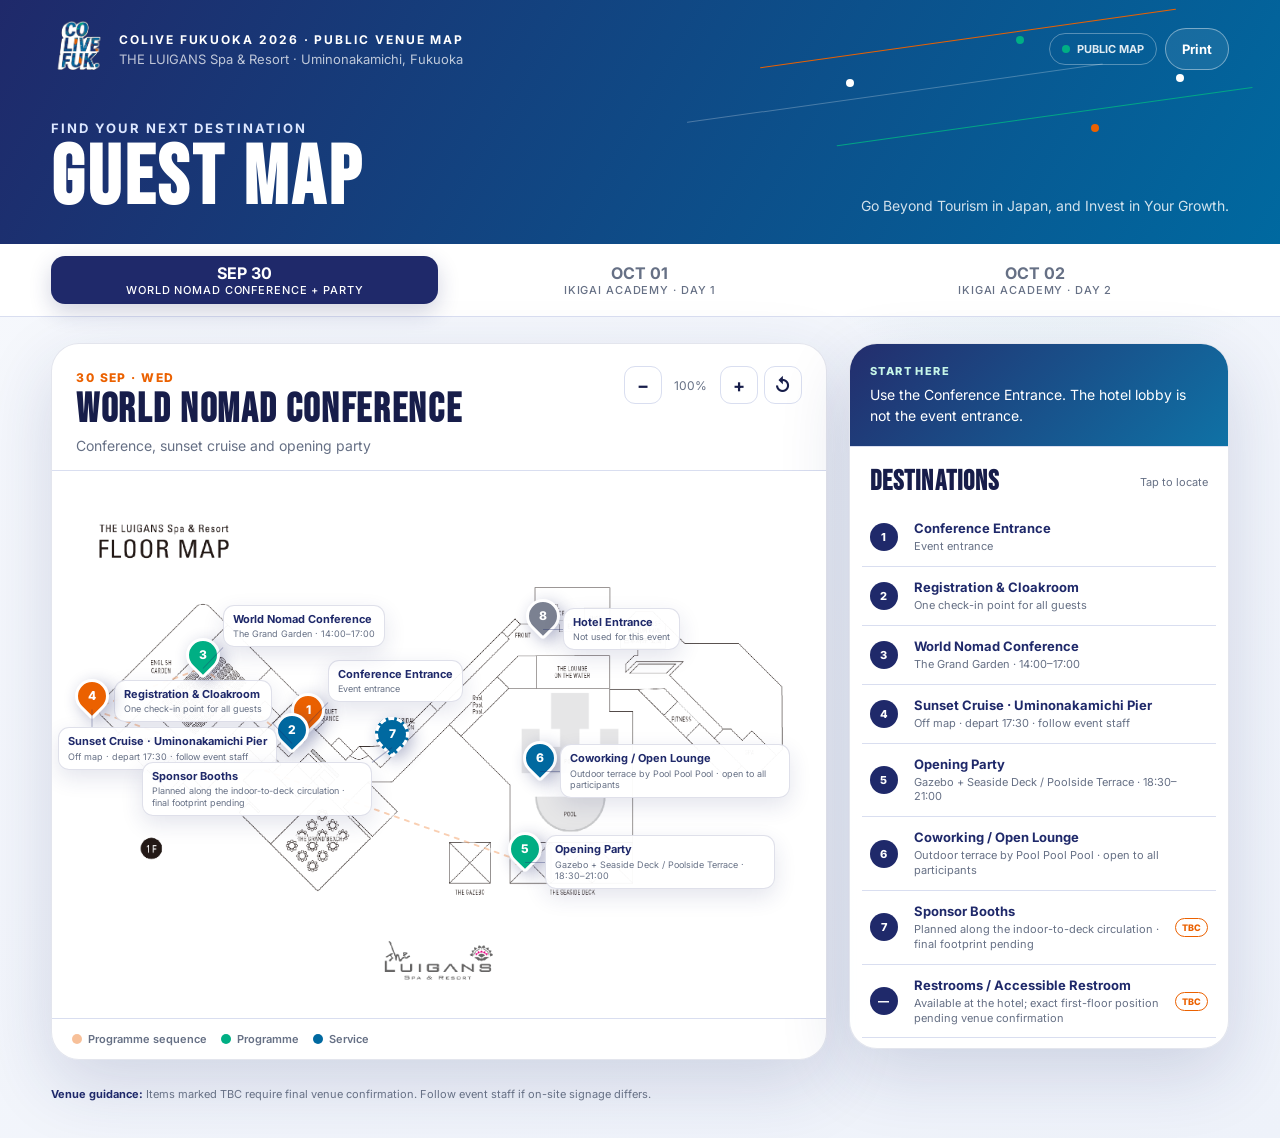
<file: index.html>
<!doctype html>
<html lang="en">
<head>
  <meta charset="utf-8">
  <meta name="viewport" content="width=device-width, initial-scale=1">
  <meta name="theme-color" content="#1F296A">
  <meta name="description" content="Public venue map for Colive Fukuoka 2026 at THE LUIGANS Spa & Resort.">
  <title>Public Venue Map · Colive Fukuoka 2026</title>
  <link rel="icon" href="favicon.ico" sizes="32x32">
  <link rel="icon" type="image/png" href="favicon.png">
  <link rel="apple-touch-icon" href="favicon.png">
  <link rel="canonical" href="https://venue-map.colivefukuoka.com/">
  <link rel="stylesheet" href="assets/styles.css">
</head>
<body data-view="guest" data-default-date="sep30" data-public="true">
  <header class="site-header">
    <div class="brand-row">
      <div class="brand-lockup">
        <img class="brand-mark" src="assets/colive-fukuoka-mark.png" alt="Colive Fukuoka">
        <div><p class="brand-kicker">Colive Fukuoka 2026 · Public Venue Map</p><p class="brand-venue">THE LUIGANS Spa & Resort · Uminonakamichi, Fukuoka</p></div>
      </div>
      <nav class="view-switch" aria-label="Map actions">
        <span class="public-status">PUBLIC MAP</span>
        <button class="print-button" id="print-map" type="button">Print</button>
      </nav>
    </div>
    <div class="title-row">
      <div><p class="eyebrow">FIND YOUR NEXT DESTINATION</p><h1>GUEST MAP</h1></div>
      <p class="theme-line">Go Beyond Tourism in Japan, and Invest in Your Growth.</p>
    </div>
  </header>
  <nav class="date-nav" aria-label="Event date">
    <div class="date-tabs" role="tablist">
      <button class="date-tab" role="tab" data-date="sep30">SEP 30<span>WORLD NOMAD CONFERENCE + PARTY</span></button>
      <button class="date-tab" role="tab" data-date="oct1">OCT 01<span>IKIGAI ACADEMY · DAY 1</span></button>
      <button class="date-tab" role="tab" data-date="oct2">OCT 02<span>IKIGAI ACADEMY · DAY 2</span></button>
    </div>
  </nav>
  <main class="workspace">
    <section class="map-card" aria-labelledby="map-title">
      <div class="map-heading">
        <div><span class="date-stamp" id="date-stamp"></span><h2 id="map-title"></h2><p id="map-subtitle"></p></div>
        <div class="zoom-controls" aria-label="Map zoom controls">
          <button class="icon-button" id="zoom-out" type="button" aria-label="Zoom out">−</button>
          <span class="zoom-status" id="zoom-status" aria-live="polite">100%</span>
          <button class="icon-button" id="zoom-in" type="button" aria-label="Zoom in">+</button>
          <button class="icon-button" id="zoom-reset" type="button" aria-label="Reset zoom">↺</button>
        </div>
      </div>
      <div class="map-frame" id="map-frame">
        <div class="map-stage" id="map-stage">
          <img class="floor-map" id="floor-map" src="assets/luigans-floor-map.png" alt="First-floor plan of THE LUIGANS Spa & Resort">
          <svg class="route-layer" viewBox="0 0 2046 1447" aria-hidden="true">
            <defs><marker id="route-arrow" viewBox="0 0 10 10" refX="7" refY="5" markerWidth="6" markerHeight="6" orient="auto-start-reverse"><path d="M 0 0 L 10 5 L 0 10 z" fill="#EB6100" opacity=".3"/></marker></defs>
            <path class="route-halo" id="route-halo"></path>
            <path class="route-line" id="route-path" marker-end="url(#route-arrow)"></path>
          </svg>
          <div class="pin-layer" id="pin-layer"></div>
        </div>
      </div>
      <div class="legend" aria-label="Map legend"><span><i class="l-route"></i>Programme sequence</span><span><i class="l-destination"></i>Programme</span><span><i></i>Service</span></div>
    </section>
    <aside class="detail-panel">
      <div class="notice"><p class="notice-label">START HERE</p><p id="notice-text"></p></div>
      <div class="detail-heading"><h3>DESTINATIONS</h3><span>Tap to locate</span></div>
      <ol class="destination-list" id="destination-list"></ol>
    </aside>
  </main>
  <p class="source-row"><strong>Venue guidance:</strong> Items marked TBC require final venue confirmation. Follow event staff if on-site signage differs.</p>
  <script src="assets/map-data.js"></script>
  <script src="assets/public-map.js"></script>
</body>
</html>
</file>
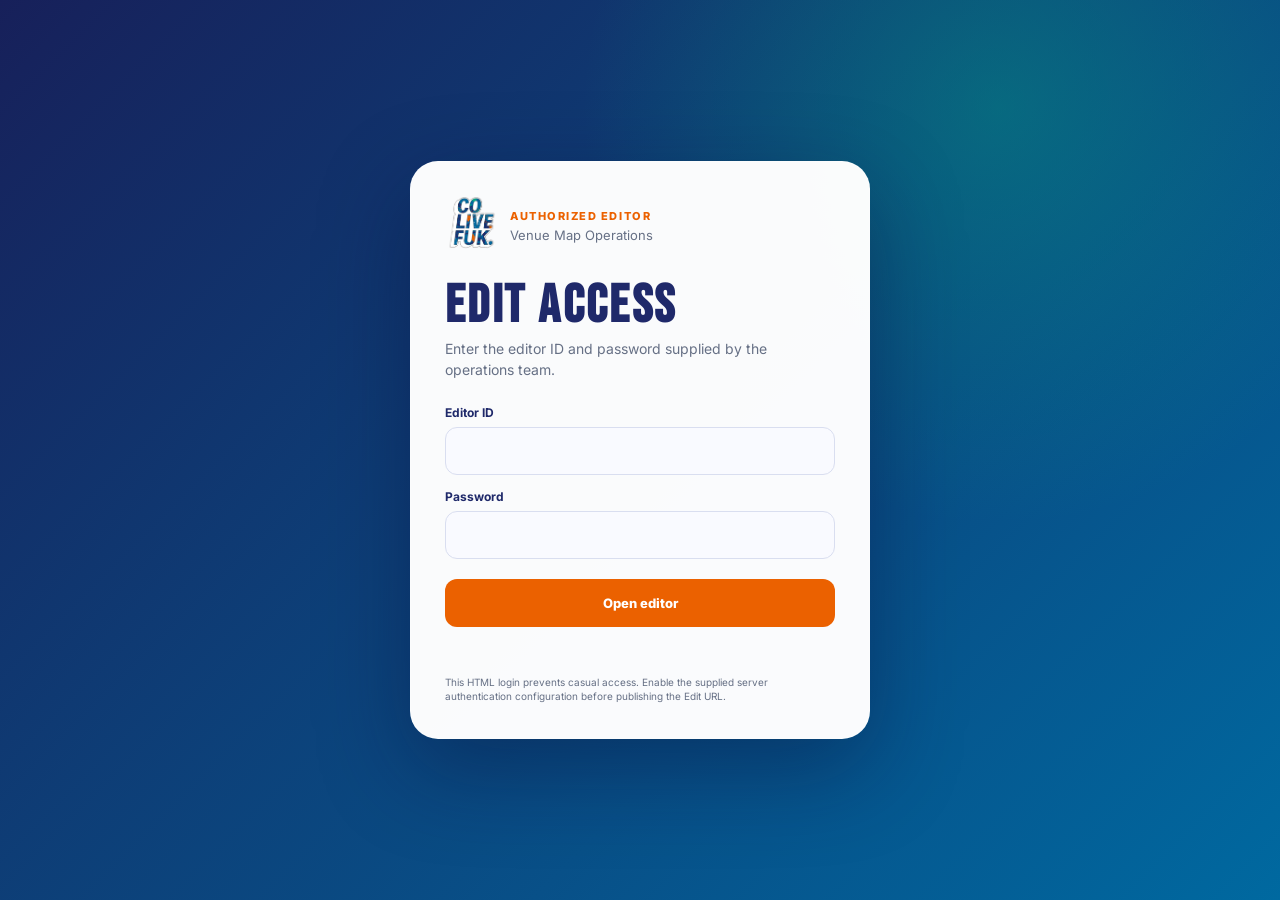
<file: edit/index.html>
<!doctype html>
<html lang="en">
<head>
  <meta charset="utf-8">
  <meta name="viewport" content="width=device-width, initial-scale=1">
  <meta name="theme-color" content="#1F296A">
  <meta name="robots" content="noindex,nofollow,noarchive">
  <title>Edit Venue Maps · Colive Fukuoka 2026</title>
  <meta name="robots" content="noindex, nofollow, noarchive">
  <link rel="icon" href="../favicon.ico" sizes="32x32">
  <link rel="icon" type="image/png" href="../favicon.png">
  <link rel="stylesheet" href="../assets/styles.css">
</head>
<body data-view="guest" data-default-date="sep30" data-editor="true">
  <section class="login-gate" id="login-gate" aria-labelledby="login-title">
    <form class="login-card" id="login-form">
      <div class="login-brand"><img src="../assets/colive-fukuoka-mark.png" alt="Colive Fukuoka"><div><p class="login-kicker">AUTHORIZED EDITOR</p><p class="brand-venue" style="color:#667085">Venue Map Operations</p></div></div>
      <h1 id="login-title">EDIT ACCESS</h1>
      <p class="login-lead">Enter the editor ID and password supplied by the operations team.</p>
      <label class="login-field">Editor ID<input id="login-id" name="username" type="text" autocomplete="username" required></label>
      <label class="login-field">Password<input id="login-password" name="password" type="password" autocomplete="current-password" required></label>
      <button class="login-submit" type="submit">Open editor</button>
      <p class="login-error" id="login-error" role="alert"></p>
      <p class="login-foot">This HTML login prevents casual access. Enable the supplied server authentication configuration before publishing the Edit URL.</p>
    </form>
  </section>

  <div id="editor-app" hidden>
    <div class="mode-rail" aria-label="Editor actions">
      <div class="mode-rail-left">
        <span class="mode-label">EDIT VIEW</span>
        <button class="rail-button is-selected" type="button" data-view-switch="guest" aria-pressed="true">Guest Map</button>
        <button class="rail-button" type="button" data-view-switch="staff" aria-pressed="false">Staff Map</button>
        <span class="save-indicator" id="save-indicator">Draft ready</span>
      </div>
      <div class="mode-rail-actions">
        <button class="rail-button is-add" id="add-map-item" type="button">Add map item</button>
        <button class="rail-button" id="save-draft" type="button">Save draft</button>
        <button class="rail-button" id="auto-arrange" type="button">Auto-arrange labels</button>
        <button class="rail-button" id="preview-public" type="button">Preview Public</button>
        <button class="rail-button is-primary" id="confirm-version" type="button">Confirm version</button>
        <button class="rail-button" id="download-pptx" type="button">Download PPTX</button>
        <button class="rail-button" id="sign-out" type="button">Sign out</button>
      </div>
    </div>

    <header class="site-header">
      <div class="brand-row">
        <div class="brand-lockup">
          <img class="brand-mark" src="../assets/colive-fukuoka-mark.png" alt="Colive Fukuoka">
          <div><p class="brand-kicker">Colive Fukuoka 2026 · Operations Tool</p><p class="brand-venue">THE LUIGANS Spa & Resort · Position & Publication Editor</p></div>
        </div>
        <nav class="view-switch" aria-label="Map actions">
          <button class="print-button" id="print-map" type="button">Print</button>
        </nav>
      </div>
      <div class="title-row">
        <div><p class="eyebrow">INTERNAL POSITION CALIBRATION</p><h1 id="audience-title">GUEST MAP</h1></div>
        <p class="theme-line">Drag pins into place, edit or reorder items, and remove what is not needed. Labels reflow automatically.</p>
      </div>
    </header>
    <nav class="date-nav" aria-label="Event date">
      <div class="date-tabs" role="tablist">
        <button class="date-tab" role="tab" data-date="sep30">SEP 30<span>WORLD NOMAD CONFERENCE + PARTY</span></button>
        <button class="date-tab" role="tab" data-date="oct1">OCT 01<span>IKIGAI ACADEMY · DAY 1</span></button>
        <button class="date-tab" role="tab" data-date="oct2">OCT 02<span>IKIGAI ACADEMY · DAY 2</span></button>
      </div>
    </nav>
    <main class="workspace">
      <section class="map-card" aria-labelledby="map-title">
        <div class="map-heading">
          <div><span class="date-stamp" id="date-stamp"></span><h2 id="map-title"></h2><p id="map-subtitle"></p></div>
          <div class="map-actions">
            <div class="editor-controls" aria-label="Position controls">
              <button class="editor-button is-primary" id="edit-toggle" type="button">Finish adjusting</button>
              <button class="editor-button" id="flip-label" type="button" disabled>Prefer other side</button>
              <button class="editor-button" id="edit-item" type="button" disabled>Edit item</button>
              <button class="editor-button is-danger" id="delete-item" type="button" disabled>Delete item</button>
              <button class="editor-button" id="restore-items" type="button" disabled>Restore removed</button>
              <button class="editor-button" id="reset-date" type="button">Reset this date</button>
            </div>
            <div class="zoom-controls" aria-label="Map zoom controls">
              <button class="icon-button" id="zoom-out" type="button" aria-label="Zoom out">−</button>
              <span class="zoom-status" id="zoom-status" aria-live="polite">100%</span>
              <button class="icon-button" id="zoom-in" type="button" aria-label="Zoom in">+</button>
              <button class="icon-button" id="zoom-reset" type="button" aria-label="Reset zoom">↺</button>
            </div>
          </div>
        </div>
        <div class="editor-strip" id="editor-strip" role="status" aria-live="polite">
          <span class="editor-badge">EDIT MODE</span>
          <p><strong id="editor-selection">Select an item to drag, edit, reorder or delete it.</strong><span>Arrow keys: fine adjustment · Shift + arrow: larger step · ▲▼ in the list: change order</span></p>
          <output id="editor-coordinates">No pin selected</output>
        </div>
        <div class="map-frame" id="map-frame">
          <div class="map-stage" id="map-stage">
            <img class="floor-map" id="floor-map" src="../assets/luigans-floor-map.png" alt="First-floor plan of THE LUIGANS Spa & Resort">
            <svg class="route-layer" viewBox="0 0 2046 1447" aria-hidden="true">
              <defs><marker id="route-arrow" viewBox="0 0 10 10" refX="7" refY="5" markerWidth="6" markerHeight="6" orient="auto-start-reverse"><path d="M 0 0 L 10 5 L 0 10 z" fill="#EB6100" opacity=".3"/></marker></defs>
              <path class="route-halo" id="route-halo"></path>
              <path class="route-line" id="route-path" marker-end="url(#route-arrow)"></path>
            </svg>
            <div class="pin-layer" id="pin-layer"></div>
          </div>
        </div>
        <div class="legend" aria-label="Map legend"><span><i class="l-route"></i>Guide sequence</span><span><i class="l-destination"></i>Programme</span><span><i></i>Service</span><span><i class="l-staff"></i>Staff / green room</span></div>
      </section>
      <aside class="detail-panel">
        <div class="notice"><p class="notice-label">CURRENT OPERATION NOTE</p><p id="notice-text"></p></div>
        <div class="detail-heading"><h3>MAP ITEMS</h3><span>Drag · edit · reorder · delete</span></div>
        <ol class="destination-list" id="destination-list"></ol>
      </aside>
    </main>
    <p class="source-row"><strong>Draft workflow:</strong> “Confirm version” freezes the current Guest and Staff maps in this browser. Download the data file and replace <code>/assets/map-data.js</code> on the server so <code>/</code> and <code>/staff/</code> show the confirmed version.</p>
  </div>

  <dialog class="publish-dialog item-dialog" id="add-item-dialog">
    <form class="dialog-body" id="add-item-form">
      <h2 id="item-dialog-title">ADD MAP ITEM</h2>
      <p id="add-item-context">Add a new pin to the current map.</p>
      <div class="item-form-grid">
        <label class="dialog-field dialog-field-wide">Item name
          <input id="item-name" name="label" type="text" maxlength="70" placeholder="e.g. Smoking Area" required>
        </label>
        <label class="dialog-field dialog-field-wide">Supporting detail
          <input name="detail" type="text" maxlength="120" placeholder="e.g. Designated smoking area">
        </label>
        <label class="dialog-field">Category
          <select name="kind">
            <option value="service">Service / facility</option>
            <option value="destination">Programme</option>
            <option value="access">Entrance / access</option>
            <option value="staff">Staff / green room</option>
            <option value="muted">Reference only</option>
          </select>
        </label>
        <label class="dialog-field" id="item-scope-field">Add to
          <select name="scope">
            <option value="current">Current map and date</option>
            <option value="both-date">Guest + Staff for this date</option>
            <option value="audience-all">Current map for all 3 dates</option>
            <option value="all">Guest + Staff for all 3 dates</option>
          </select>
        </label>
        <label class="dialog-check dialog-field-wide"><input name="tbc" type="checkbox"> Mark as TBC</label>
      </div>
      <p class="dialog-step" id="item-step">The new pin appears near the centre of the map. Drag it to the exact venue position; its callout will reflow automatically.</p>
      <div class="dialog-actions">
        <button class="rail-button" id="cancel-add-item" type="button">Cancel</button>
        <button class="rail-button is-add" id="item-submit" type="submit">Add item</button>
      </div>
    </form>
  </dialog>

  <dialog class="publish-dialog confirm-dialog" id="confirm-dialog">
    <div class="dialog-body">
      <h2 id="confirm-title">CONFIRM</h2>
      <p id="confirm-text"></p>
      <div id="confirm-scope" hidden></div>
      <div class="dialog-actions">
        <button class="rail-button" id="confirm-cancel" type="button">Cancel</button>
        <button class="rail-button is-danger" id="confirm-accept" type="button">Confirm</button>
      </div>
    </div>
  </dialog>

  <dialog class="publish-dialog" id="publish-dialog">
    <div class="dialog-body">
      <h2>VERSION CONFIRMED</h2>
      <p>The current Guest and Staff positions are locked as the confirmed browser snapshot.</p>
      <p class="dialog-step"><strong>For the Public URLs:</strong> download <code>map-data.js</code> and replace <code>/assets/map-data.js</code> on the server. The file feeds both the Guest map (<code>/</code>) and the Staff map (<code>/staff/</code>).</p>
      <div class="dialog-actions">
        <button class="rail-button" id="close-dialog" type="button">Close</button>
        <button class="rail-button" id="download-public-data" type="button">Download public data</button>
        <button class="rail-button is-primary" id="dialog-download-pptx" type="button">Download PPTX</button>
      </div>
    </div>
  </dialog>
  <div class="toast" id="toast" role="status" aria-live="polite"></div>

  <script src="map-data.js"></script>
  <script src="vendor/pptxgen.bundle.js"></script>
  <script src="auth-config.js"></script>
  <script src="editor.js"></script>
</body>
</html>
</file>
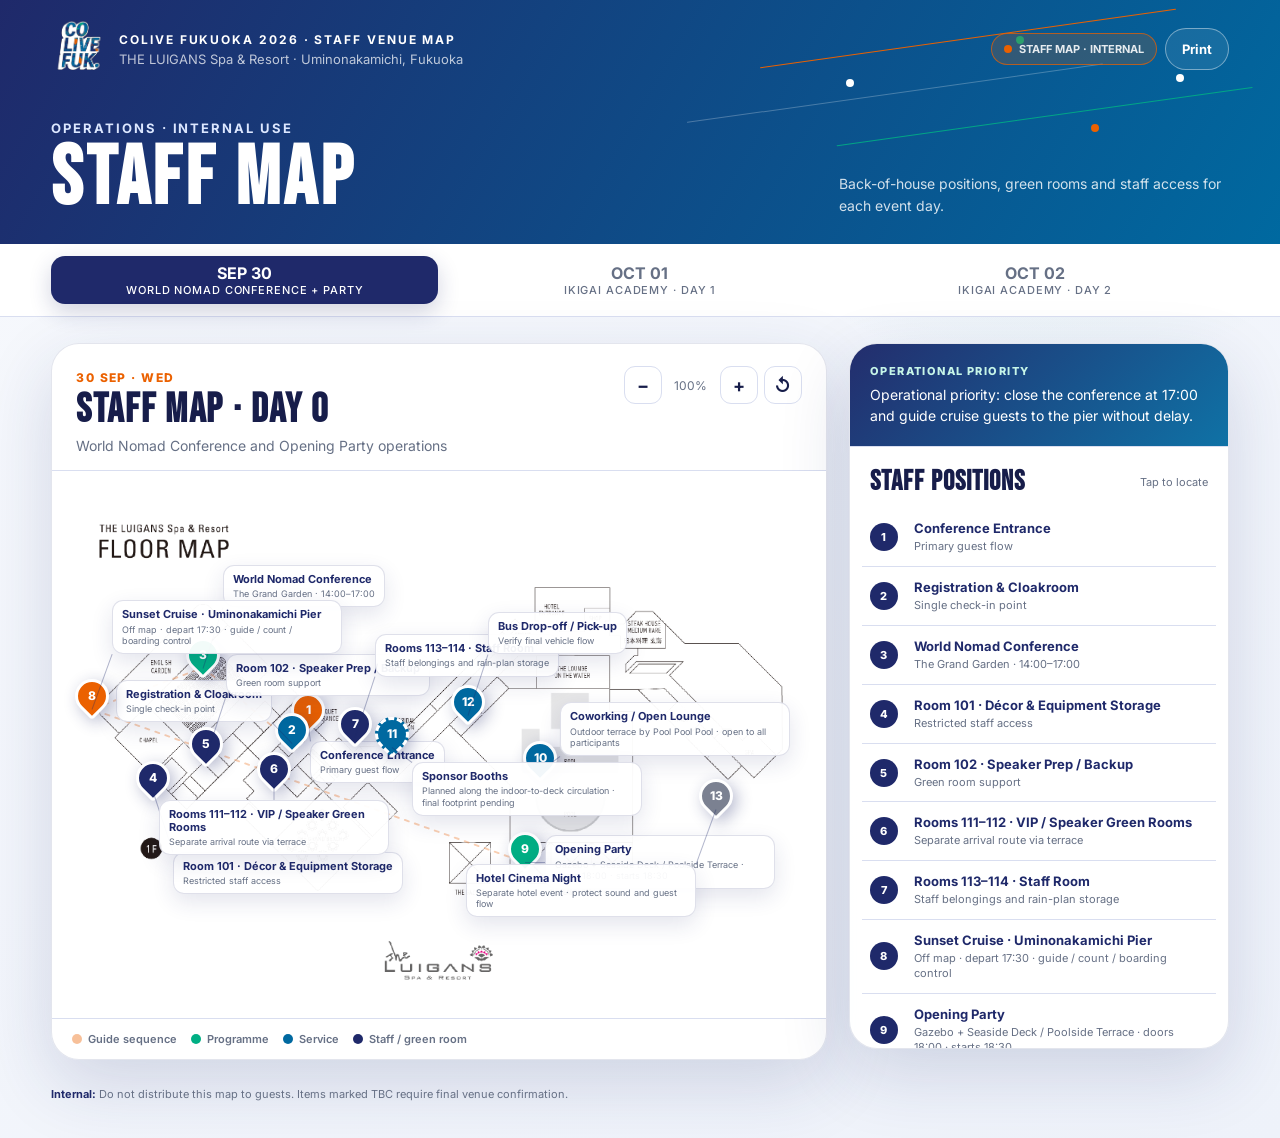
<file: staff/index.html>
<!doctype html>
<html lang="en">
<head>
  <meta charset="utf-8">
  <meta name="viewport" content="width=device-width, initial-scale=1">
  <meta name="theme-color" content="#1F296A">
  <meta name="description" content="Staff venue map for Colive Fukuoka 2026 at THE LUIGANS Spa & Resort.">
  <meta name="robots" content="noindex, nofollow, noarchive">
  <title>Staff Venue Map · Colive Fukuoka 2026</title>
  <link rel="icon" href="../favicon.ico" sizes="32x32">
  <link rel="icon" type="image/png" href="../favicon.png">
  <link rel="apple-touch-icon" href="../favicon.png">
  <link rel="stylesheet" href="../assets/styles.css">
</head>
<body data-view="staff" data-audience="staff" data-default-date="sep30" data-public="true">
  <header class="site-header">
    <div class="brand-row">
      <div class="brand-lockup">
        <img class="brand-mark" src="../assets/colive-fukuoka-mark.png" alt="Colive Fukuoka">
        <div><p class="brand-kicker">Colive Fukuoka 2026 · Staff Venue Map</p><p class="brand-venue">THE LUIGANS Spa & Resort · Uminonakamichi, Fukuoka</p></div>
      </div>
      <nav class="view-switch" aria-label="Map actions">
        <span class="public-status is-staff">STAFF MAP · INTERNAL</span>
        <button class="print-button" id="print-map" type="button">Print</button>
      </nav>
    </div>
    <div class="title-row">
      <div><p class="eyebrow">OPERATIONS · INTERNAL USE</p><h1>STAFF MAP</h1></div>
      <p class="theme-line">Back-of-house positions, green rooms and staff access for each event day.</p>
    </div>
  </header>
  <nav class="date-nav" aria-label="Event date">
    <div class="date-tabs" role="tablist">
      <button class="date-tab" role="tab" data-date="sep30">SEP 30<span>WORLD NOMAD CONFERENCE + PARTY</span></button>
      <button class="date-tab" role="tab" data-date="oct1">OCT 01<span>IKIGAI ACADEMY · DAY 1</span></button>
      <button class="date-tab" role="tab" data-date="oct2">OCT 02<span>IKIGAI ACADEMY · DAY 2</span></button>
    </div>
  </nav>
  <main class="workspace">
    <section class="map-card" aria-labelledby="map-title">
      <div class="map-heading">
        <div><span class="date-stamp" id="date-stamp"></span><h2 id="map-title"></h2><p id="map-subtitle"></p></div>
        <div class="zoom-controls" aria-label="Map zoom controls">
          <button class="icon-button" id="zoom-out" type="button" aria-label="Zoom out">−</button>
          <span class="zoom-status" id="zoom-status" aria-live="polite">100%</span>
          <button class="icon-button" id="zoom-in" type="button" aria-label="Zoom in">+</button>
          <button class="icon-button" id="zoom-reset" type="button" aria-label="Reset zoom">↺</button>
        </div>
      </div>
      <div class="map-frame" id="map-frame">
        <div class="map-stage" id="map-stage">
          <img class="floor-map" id="floor-map" src="../assets/luigans-floor-map.png" alt="First-floor plan of THE LUIGANS Spa & Resort">
          <svg class="route-layer" viewBox="0 0 2046 1447" aria-hidden="true">
            <defs><marker id="route-arrow" viewBox="0 0 10 10" refX="7" refY="5" markerWidth="6" markerHeight="6" orient="auto-start-reverse"><path d="M 0 0 L 10 5 L 0 10 z" fill="#EB6100" opacity=".3"/></marker></defs>
            <path class="route-halo" id="route-halo"></path>
            <path class="route-line" id="route-path" marker-end="url(#route-arrow)"></path>
          </svg>
          <div class="pin-layer" id="pin-layer"></div>
        </div>
      </div>
      <div class="legend" aria-label="Map legend"><span><i class="l-route"></i>Guide sequence</span><span><i class="l-destination"></i>Programme</span><span><i></i>Service</span><span><i class="l-staff"></i>Staff / green room</span></div>
    </section>
    <aside class="detail-panel">
      <div class="notice"><p class="notice-label">OPERATIONAL PRIORITY</p><p id="notice-text"></p></div>
      <div class="detail-heading"><h3>STAFF POSITIONS</h3><span>Tap to locate</span></div>
      <ol class="destination-list" id="destination-list"></ol>
    </aside>
  </main>
  <p class="source-row"><strong>Internal:</strong> Do not distribute this map to guests. Items marked TBC require final venue confirmation.</p>
  <script src="../assets/map-data.js"></script>
  <script src="../assets/public-map.js"></script>
</body>
</html>
</file>
<file: assets/styles.css>
@import url('https://fonts.googleapis.com/css2?family=Bebas+Neue&family=Inter:wght@400;500;600;700&display=swap');

:root {
  --indigo: #1f296a;
  --blue: #0069a0;
  --orange: #eb6100;
  --green: #00af84;
  --white: #ffffff;
  --ink: #171d4a;
  --muted: #667085;
  --line: #d9def0;
  --paper: #f4f6fb;
  --shadow: 0 24px 70px rgba(31, 41, 106, 0.16);
  --radius-lg: 28px;
  --radius-md: 18px;
  --font-display: "Bebas Neue", "Arial Narrow", sans-serif;
  --font-ui: "Inter", "Helvetica Neue", Arial, sans-serif;
}

* { box-sizing: border-box; }
html { color-scheme: light; }
body {
  margin: 0;
  min-width: 320px;
  background:
    radial-gradient(circle at 82% 0%, rgba(0, 175, 132, 0.13), transparent 24rem),
    linear-gradient(145deg, #f7f9fd 0%, #eef2fa 100%);
  color: var(--ink);
  font-family: var(--font-ui);
}
button, a { font: inherit; }
button { color: inherit; }
button:focus-visible, a:focus-visible { outline: 3px solid var(--orange); outline-offset: 3px; }

.site-header {
  position: relative;
  overflow: hidden;
  padding: 20px clamp(18px, 4vw, 56px) 28px;
  color: var(--white);
  background: linear-gradient(120deg, var(--indigo), var(--blue));
}
.site-header::before,
.site-header::after {
  content: "";
  position: absolute;
  border-radius: 999px;
  pointer-events: none;
}
.site-header::before {
  width: 420px;
  height: 1px;
  top: 38px;
  right: 8%;
  background: var(--orange);
  box-shadow: -80px 44px 0 rgba(255,255,255,.25), 65px 88px 0 rgba(0,175,132,.9);
  transform: rotate(-8deg);
}
.site-header::after {
  width: 8px;
  height: 8px;
  top: 36px;
  right: 20%;
  background: var(--green);
  box-shadow: -170px 43px 0 var(--white), 75px 88px 0 var(--orange), 160px 38px 0 var(--white);
}
.brand-row, .title-row, .date-tabs, .workspace, .source-row {
  width: min(1540px, 100%);
  margin-inline: auto;
}
.brand-row {
  position: relative;
  z-index: 1;
  display: flex;
  align-items: center;
  justify-content: space-between;
  gap: 18px;
}
.brand-lockup { display: flex; align-items: center; gap: 14px; }
.brand-mark { width: 54px; height: 58px; object-fit: contain; }
.brand-kicker { margin: 0; font-size: 12px; font-weight: 700; letter-spacing: .16em; text-transform: uppercase; }
.brand-venue { margin: 4px 0 0; color: rgba(255,255,255,.72); font-size: 13px; }
.view-switch { display: flex; gap: 8px; align-items: center; }
.view-switch a, .view-switch .audience-button, .print-button {
  min-height: 42px;
  border: 1px solid rgba(255,255,255,.42);
  border-radius: 999px;
  padding: 10px 16px;
  background: rgba(255,255,255,.08);
  color: var(--white);
  text-decoration: none;
  font-size: 13px;
  font-weight: 700;
  cursor: pointer;
}
.view-switch a[aria-current="page"] { background: var(--white); color: var(--indigo); }
.view-switch .audience-button { cursor: pointer; }
.view-switch .audience-button.is-selected { background: var(--white); color: var(--indigo); }
.print-button:hover, .view-switch a:hover, .view-switch .audience-button:hover { background: rgba(255,255,255,.18); }
.title-row {
  position: relative;
  z-index: 1;
  display: flex;
  align-items: end;
  justify-content: space-between;
  gap: 24px;
  margin-top: 42px;
}
.eyebrow { margin: 0 0 7px; color: #dce7ff; font-size: 13px; font-weight: 700; letter-spacing: .15em; }
h1 {
  margin: 0;
  font-family: var(--font-display);
  font-size: clamp(46px, 6.5vw, 90px);
  font-weight: 700;
  letter-spacing: .045em;
  line-height: .88;
}
.theme-line { max-width: 390px; margin: 0; color: rgba(255,255,255,.82); font-size: 14px; line-height: 1.55; }

.date-nav { background: var(--white); border-bottom: 1px solid var(--line); }
.date-tabs { display: flex; gap: 8px; padding: 12px clamp(18px, 4vw, 56px); }
.date-tab {
  flex: 1;
  min-height: 48px;
  border: 0;
  border-radius: 14px;
  background: transparent;
  color: var(--muted);
  font-weight: 700;
  cursor: pointer;
}
.date-tab span { display: block; font-size: 11px; font-weight: 500; letter-spacing: .08em; }
.date-tab.is-selected { background: var(--indigo); color: var(--white); box-shadow: 0 8px 22px rgba(31,41,106,.2); }

.workspace {
  display: grid;
  grid-template-columns: minmax(0, 1fr) minmax(300px, 380px);
  gap: 22px;
  padding: 26px clamp(18px, 4vw, 56px) 16px;
}
.map-card, .detail-panel {
  border: 1px solid rgba(31,41,106,.12);
  border-radius: var(--radius-lg);
  background: rgba(255,255,255,.96);
  box-shadow: var(--shadow);
}
.map-card { overflow: hidden; }
.map-heading {
  display: flex;
  align-items: flex-start;
  justify-content: space-between;
  gap: 18px;
  padding: 22px 24px 16px;
  border-bottom: 1px solid var(--line);
}
.date-stamp { display: inline-block; margin-bottom: 6px; color: var(--orange); font-size: 12px; font-weight: 800; letter-spacing: .12em; }
.map-heading h2 { margin: 0; font-family: var(--font-display); font-size: clamp(32px, 3.2vw, 52px); letter-spacing: .04em; line-height: .95; }
.map-heading p { margin: 7px 0 0; color: var(--muted); font-size: 14px; }
.map-actions { display: flex; align-items: flex-start; justify-content: flex-end; gap: 10px; flex-wrap: wrap; }
.zoom-controls { display: flex; align-items: center; gap: 6px; }
.icon-button {
  width: 38px;
  height: 38px;
  border: 1px solid var(--line);
  border-radius: 11px;
  background: var(--white);
  cursor: pointer;
  font-size: 18px;
  font-weight: 700;
}
.zoom-status { min-width: 46px; color: var(--muted); font-size: 12px; text-align: center; }
.editor-only { display: none !important; }
body.is-editor .editor-controls { display: flex !important; }
body.is-editor .editor-strip { display: flex !important; }
.editor-controls { align-items: center; justify-content: flex-end; gap: 6px; flex-wrap: wrap; }
.editor-button {
  min-height: 38px;
  border: 1px solid var(--line);
  border-radius: 10px;
  padding: 8px 11px;
  background: var(--white);
  color: var(--indigo);
  font-size: 11px;
  font-weight: 700;
  cursor: pointer;
}
.editor-button:hover:not(:disabled) { border-color: rgba(235,97,0,.52); background: #fff8f3; }
.editor-button.is-primary { border-color: var(--orange); background: var(--orange); color: var(--white); }
.editor-button:disabled { opacity: .42; cursor: not-allowed; }
.editor-strip {
  align-items: center;
  gap: 12px;
  min-height: 54px;
  padding: 9px 24px;
  border-bottom: 1px solid rgba(235,97,0,.22);
  background: linear-gradient(90deg, #fff8f3, #fffdfb);
  color: var(--indigo);
}
.editor-badge {
  flex: 0 0 auto;
  border-radius: 999px;
  padding: 5px 8px;
  background: var(--orange);
  color: var(--white);
  font-size: 9px;
  font-weight: 800;
  letter-spacing: .12em;
}
.editor-strip p { min-width: 0; margin: 0; font-size: 11px; line-height: 1.35; }
.editor-strip p strong, .editor-strip p span { display: block; }
.editor-strip p span { margin-top: 2px; color: var(--muted); font-size: 10px; }
.editor-strip output { margin-left: auto; color: var(--orange); font-family: ui-monospace, SFMono-Regular, Menlo, monospace; font-size: 10px; font-weight: 700; white-space: nowrap; }
body.is-editor:not(.is-editing) .editor-badge { background: var(--muted); }
body.is-editor:not(.is-editing) .editor-strip { border-color: var(--line); background: #f8f9fc; }
.map-frame {
  overflow: auto;
  max-height: 72vh;
  background:
    linear-gradient(rgba(31,41,106,.025) 1px, transparent 1px),
    linear-gradient(90deg, rgba(31,41,106,.025) 1px, transparent 1px),
    #f8f9fc;
  background-size: 24px 24px;
}
.map-stage { position: relative; width: 100%; min-width: 760px; aspect-ratio: 2046 / 1447; transition: width .18s ease; }
.floor-map { display: block; width: 100%; height: 100%; object-fit: contain; }
.route-layer, .pin-layer { position: absolute; inset: 0; width: 100%; height: 100%; }
.route-layer { pointer-events: none; }
.route-halo { fill: none; stroke: rgba(255,255,255,.54); stroke-width: 12; stroke-linecap: round; stroke-linejoin: round; }
.route-line { fill: none; stroke: rgba(235,97,0,.3); stroke-width: 5; stroke-linecap: round; stroke-linejoin: round; stroke-dasharray: 11 17; }
.map-pin {
  position: absolute;
  width: 0;
  height: 0;
  border: 0;
  padding: 0;
  background: transparent;
  cursor: pointer;
  transform: translate(-50%, -50%);
}
.pin-dot {
  position: absolute;
  left: 0;
  top: 0;
  display: grid;
  place-items: center;
  width: 34px;
  height: 34px;
  border: 3px solid var(--white);
  border-radius: 50% 50% 50% 10%;
  background: var(--blue);
  color: var(--white);
  box-shadow: 0 6px 16px rgba(31,41,106,.32);
  font-size: 12px;
  font-weight: 800;
  transform: translate(-50%, -88%) rotate(-45deg);
}
.pin-dot > span {
  display: grid;
  place-items: center;
  width: 100%;
  height: 100%;
  line-height: 1;
  transform: rotate(45deg);
}
.pin-access .pin-dot { background: var(--orange); }
.pin-destination .pin-dot { background: var(--green); }
.pin-staff .pin-dot { background: var(--indigo); }
.pin-muted .pin-dot { background: #7b8191; }
.map-pin.is-active .pin-dot { box-shadow: 0 0 0 8px rgba(235,97,0,.24), 0 7px 20px rgba(31,41,106,.35); }
.map-pin.is-tbc .pin-dot { border-style: dashed; }
body.is-editing .map-pin { cursor: grab; touch-action: none; }
body.is-editing .map-pin:hover .pin-dot { box-shadow: 0 0 0 7px rgba(235,97,0,.16), 0 7px 20px rgba(31,41,106,.28); }
body.is-editing .map-pin.is-dragging { cursor: grabbing; z-index: 20; }
body.is-editing .map-pin.is-dragging .pin-dot { box-shadow: 0 0 0 9px rgba(235,97,0,.22), 0 12px 26px rgba(31,41,106,.32); }
.pin-label {
  position: absolute;
  left: var(--label-x, 18px);
  top: var(--label-y, -72px);
  width: max-content;
  max-width: 230px;
  border: 1px solid rgba(31,41,106,.14);
  border-radius: 11px;
  padding: 7px 9px;
  background: rgba(255,255,255,.95);
  box-shadow: 0 8px 22px rgba(31,41,106,.12);
  text-align: left;
  pointer-events: none;
  z-index: 2;
}
.label-right, .label-left { right: auto; bottom: auto; }
.label-leader {
  position: absolute;
  left: 0;
  top: 0;
  width: var(--leader-length, 20px);
  height: 1px;
  background: rgba(31,41,106,.34);
  transform: rotate(var(--leader-angle, -30deg));
  transform-origin: 0 50%;
  pointer-events: none;
  z-index: 1;
}
.pin-label strong, .pin-label small { display: block; }
.pin-label strong { color: var(--indigo); font-size: 11px; line-height: 1.2; }
.pin-label small { margin-top: 2px; color: var(--muted); font-size: 9px; line-height: 1.25; }

.legend {
  display: flex;
  flex-wrap: wrap;
  gap: 14px;
  padding: 13px 20px;
  border-top: 1px solid var(--line);
  color: var(--muted);
  font-size: 11px;
  font-weight: 600;
}
.legend span { display: inline-flex; align-items: center; gap: 6px; }
.legend i { width: 10px; height: 10px; border-radius: 50%; background: var(--blue); }
.legend .l-route { background: rgba(235,97,0,.4); }
.legend .l-destination { background: var(--green); }
.legend .l-staff { background: var(--indigo); }

.detail-panel { align-self: start; overflow: hidden; }
.notice {
  padding: 20px;
  border-bottom: 1px solid var(--line);
  background: linear-gradient(135deg, rgba(31,41,106,.98), rgba(0,105,160,.94));
  color: var(--white);
}
.notice-label { margin: 0 0 6px; color: #c6f5e8; font-size: 11px; font-weight: 800; letter-spacing: .13em; }
.notice p:last-child { margin: 0; font-size: 14px; line-height: 1.5; }
.detail-heading { display: flex; align-items: center; justify-content: space-between; padding: 18px 20px 10px; }
.detail-heading h3 { margin: 0; font-family: var(--font-display); font-size: 28px; letter-spacing: .04em; }
.detail-heading span { color: var(--muted); font-size: 11px; }
.destination-list { max-height: 60vh; overflow: auto; margin: 0; padding: 0 12px 16px; list-style: none; }
.destination-card {
  display: grid;
  grid-template-columns: 34px minmax(0,1fr) auto;
  align-items: center;
  gap: 10px;
  width: 100%;
  border: 0;
  border-bottom: 1px solid var(--line);
  padding: 12px 8px;
  background: transparent;
  text-align: left;
  cursor: pointer;
}
.destination-card:hover, .destination-card.is-active { background: #f1f4fb; border-radius: 12px; }
.destination-index { display: grid; place-items: center; width: 28px; height: 28px; border-radius: 50%; background: var(--indigo); color: var(--white); font-size: 11px; font-weight: 800; }
.destination-card strong, .destination-card small { display: block; }
.destination-card strong { color: var(--indigo); font-size: 13px; }
.destination-card small { margin-top: 3px; color: var(--muted); font-size: 11px; line-height: 1.35; }
.tbc-chip { border: 1px solid var(--orange); border-radius: 999px; padding: 3px 6px; color: var(--orange); font-size: 9px; font-weight: 800; }

.source-row { padding: 0 clamp(18px, 4vw, 56px) 26px; color: var(--muted); font-size: 11px; }
.source-row strong { color: var(--indigo); }

.public-status {
  display: inline-flex;
  align-items: center;
  gap: 7px;
  border: 1px solid rgba(255,255,255,.32);
  border-radius: 999px;
  padding: 8px 12px;
  color: rgba(255,255,255,.88);
  font-size: 11px;
  font-weight: 700;
}
.public-status::before { content:""; width:8px; height:8px; border-radius:50%; background:var(--green); }
.public-status.is-staff { border-color: rgba(235,97,0,.7); background: rgba(235,97,0,.18); }
.public-status.is-staff::before { background: var(--orange); }

.login-gate {
  position: fixed;
  inset: 0;
  z-index: 1000;
  display: grid;
  place-items: center;
  padding: 24px;
  background:
    radial-gradient(circle at 78% 12%, rgba(0,175,132,.34), transparent 26rem),
    linear-gradient(135deg, #17205a, #0069a0);
}
.login-gate[hidden] { display: none; }
.dialog-field[hidden], #confirm-scope[hidden] { display: none; }
.login-card {
  width: min(460px, 100%);
  border: 1px solid rgba(255,255,255,.18);
  border-radius: 28px;
  padding: 34px;
  background: rgba(255,255,255,.98);
  box-shadow: 0 30px 90px rgba(7,15,57,.4);
}
.login-brand { display:flex; align-items:center; gap:13px; }
.login-brand img { width:52px; height:60px; object-fit:contain; }
.login-kicker { margin:0; color:var(--orange); font-size:11px; font-weight:800; letter-spacing:.14em; }
.login-card h1 { margin:26px 0 8px; color:var(--indigo); font-size:54px; }
.login-lead { margin:0 0 24px; color:var(--muted); font-size:14px; line-height:1.55; }
.login-field { display:block; margin-top:14px; color:var(--indigo); font-size:12px; font-weight:700; }
.login-field input {
  display:block;
  width:100%;
  height:48px;
  margin-top:7px;
  border:1px solid var(--line);
  border-radius:12px;
  padding:0 13px;
  background:#f9faff;
  color:var(--ink);
  font-size:15px;
}
.login-submit {
  width:100%;
  min-height:48px;
  margin-top:20px;
  border:0;
  border-radius:12px;
  background:var(--orange);
  color:white;
  font-size:13px;
  font-weight:800;
  cursor:pointer;
}
.login-error { min-height:20px; margin:10px 0 0; color:#b42318; font-size:12px; }
.login-foot { margin:18px 0 0; color:var(--muted); font-size:10px; line-height:1.45; }

.mode-rail {
  position: sticky;
  top: 0;
  z-index: 30;
  display: flex;
  align-items: center;
  justify-content: space-between;
  gap: 14px;
  min-height: 58px;
  padding: 9px clamp(18px,4vw,56px);
  border-bottom: 1px solid rgba(31,41,106,.15);
  background: rgba(255,255,255,.96);
  box-shadow: 0 8px 24px rgba(31,41,106,.08);
  backdrop-filter: blur(12px);
}
.mode-rail-left, .mode-rail-actions { display:flex; align-items:center; gap:8px; flex-wrap:wrap; }
.mode-label { margin-right:8px; color:var(--indigo); font-size:11px; font-weight:800; letter-spacing:.12em; }
.rail-button {
  min-height:38px;
  border:1px solid var(--line);
  border-radius:10px;
  padding:8px 12px;
  background:white;
  color:var(--indigo);
  font-size:11px;
  font-weight:750;
  cursor:pointer;
}
.rail-button:hover { border-color:rgba(235,97,0,.55); }
.rail-button.is-primary { border-color:var(--orange); background:var(--orange); color:white; }
.rail-button.is-add { border-color:var(--green); background:var(--green); color:white; }
.rail-button.is-selected { border-color:var(--indigo); background:var(--indigo); color:white; }
.rail-button:disabled { opacity:.48; cursor:wait; }
.save-indicator { color:var(--muted); font-size:10px; white-space:nowrap; }
.save-indicator.is-saved { color:#067647; }

.publish-dialog {
  width:min(540px, calc(100% - 28px));
  border:0;
  border-radius:22px;
  padding:0;
  box-shadow:0 30px 90px rgba(17,29,74,.35);
}
.publish-dialog::backdrop { background:rgba(12,18,55,.55); backdrop-filter:blur(4px); }
.dialog-body { padding:26px; }
.dialog-body h2 { margin:0; color:var(--indigo); font-family:var(--font-display); font-size:38px; letter-spacing:.04em; }
.dialog-body p { color:var(--muted); font-size:13px; line-height:1.55; }
.dialog-step { border-left:3px solid var(--green); padding-left:13px; }
.dialog-actions { display:flex; justify-content:flex-end; gap:8px; margin-top:22px; }
.item-dialog { width:min(650px, calc(100% - 28px)); }
.item-form-grid { display:grid; grid-template-columns:1fr 1fr; gap:15px; margin-top:22px; }
.dialog-field { display:block; color:var(--indigo); font-size:12px; font-weight:700; }
.dialog-field-wide { grid-column:1 / -1; }
.dialog-field input, .dialog-field select {
  display:block;
  width:100%;
  height:44px;
  margin-top:7px;
  border:1px solid var(--line);
  border-radius:10px;
  padding:0 12px;
  background:#f9faff;
  color:var(--ink);
  font:inherit;
}
.dialog-field input:focus, .dialog-field select:focus { outline:3px solid rgba(235,97,0,.2); border-color:var(--orange); }
.dialog-check { display:flex; align-items:center; gap:9px; color:var(--indigo); font-size:12px; font-weight:700; }
.dialog-check input { width:18px; height:18px; accent-color:var(--green); }
.editor-button.is-danger:not(:disabled) { border-color:#d92d20; color:#b42318; }
.custom-chip { border:1px solid var(--green); border-radius:999px; padding:3px 6px; color:#067647; font-size:9px; font-weight:800; }
.edited-chip { border:1px solid var(--blue); border-radius:999px; padding:3px 6px; color:var(--blue); font-size:9px; font-weight:800; }
.destination-row { display:flex; align-items:stretch; gap:4px; }
.destination-row .destination-card { flex:1 1 auto; min-width:0; }
.item-tools { display:none; flex-direction:column; justify-content:center; gap:2px; padding:4px 0; border-bottom:1px solid var(--line); }
body.is-editor .item-tools { display:flex; }
.item-tools-row { display:flex; gap:2px; }
.item-tool { width:26px; height:22px; border:1px solid var(--line); border-radius:6px; background:var(--white); color:var(--indigo); font-size:11px; font-weight:800; line-height:1; cursor:pointer; padding:0; }
.item-tool:hover:not(:disabled) { border-color: var(--orange); background:#fff8f3; }
.item-tool:disabled { opacity:.32; cursor:not-allowed; }
.item-tool.is-delete { color:#b42318; }
.item-tool.is-delete:hover:not(:disabled) { border-color:#d92d20; background:#fff1f0; }
.item-tool.is-edit { width:auto; padding:0 6px; font-size:9px; letter-spacing:.03em; }
.confirm-dialog { width:min(460px, calc(100% - 28px)); }
.confirm-dialog .dialog-body p { color:var(--muted); font-size:13px; line-height:1.5; margin-top:10px; }
.confirm-dialog .dialog-body p strong { color:var(--indigo); }
.rail-button.is-danger { border-color:#d92d20; background:#d92d20; color:white; }
.dialog-radio { display:flex; align-items:center; gap:9px; margin-top:10px; color:var(--indigo); font-size:12px; font-weight:700; }
.dialog-radio input { width:16px; height:16px; accent-color:var(--orange); }

.toast {
  position:fixed;
  right:20px;
  bottom:20px;
  z-index:1200;
  max-width:min(420px,calc(100% - 40px));
  border-radius:14px;
  padding:13px 16px;
  background:var(--indigo);
  color:white;
  box-shadow:0 16px 44px rgba(31,41,106,.28);
  font-size:12px;
  line-height:1.45;
  opacity:0;
  transform:translateY(10px);
  pointer-events:none;
  transition:.18s ease;
}
.toast.is-visible { opacity:1; transform:translateY(0); }

.landing {
  min-height: 100vh;
  display: grid;
  place-items: center;
  padding: 30px;
  background: linear-gradient(135deg, var(--indigo), var(--blue));
}
.landing-card { width: min(960px, 100%); border-radius: 32px; padding: clamp(28px, 6vw, 70px); background: var(--white); box-shadow: 0 28px 90px rgba(6,16,63,.35); }
.landing-brand { display: flex; align-items: center; gap: 14px; }
.landing-brand img { width: 62px; }
.landing h1 { margin-top: 36px; color: var(--indigo); font-size: clamp(56px, 8vw, 100px); }
.landing-lead { max-width: 620px; color: var(--muted); font-size: 17px; line-height: 1.6; }
.map-choices { display: grid; grid-template-columns: repeat(2, 1fr); gap: 18px; margin-top: 34px; }
.map-choice { position: relative; min-height: 210px; border: 1px solid var(--line); border-radius: 22px; padding: 24px; overflow: hidden; color: var(--indigo); text-decoration: none; }
.map-choice::after { content:"→"; position:absolute; right:22px; bottom:16px; color:var(--orange); font-family:var(--font-display); font-size:48px; }
.map-choice:hover { border-color: var(--orange); transform: translateY(-2px); }
.map-choice span { color: var(--orange); font-size: 11px; font-weight: 800; letter-spacing: .12em; }
.map-choice h2 { margin: 16px 0 8px; font-family: var(--font-display); font-size: 40px; letter-spacing: .04em; }
.map-choice p { margin: 0; max-width: 260px; color: var(--muted); font-size: 13px; line-height: 1.5; }
.admin-tools { margin-top: 18px; border: 1px solid rgba(31,41,106,.14); border-radius: 18px; background: #f7f9fd; }
.admin-tools summary { padding: 15px 18px; color: var(--indigo); font-size: 13px; font-weight: 700; cursor: pointer; }
.admin-tools summary span { margin-right: 8px; color: var(--orange); font-size: 9px; letter-spacing: .12em; }
.admin-tools-body { display: flex; align-items: center; justify-content: space-between; gap: 22px; padding: 0 18px 18px; }
.admin-tools-body p { max-width: 570px; margin: 0; color: var(--muted); font-size: 12px; line-height: 1.5; }
.admin-links { display: flex; gap: 8px; flex-wrap: wrap; }
.admin-links a { border: 1px solid var(--indigo); border-radius: 999px; padding: 9px 13px; color: var(--indigo); text-decoration: none; font-size: 11px; font-weight: 700; }
.admin-links a:hover { border-color: var(--orange); color: var(--orange); }

@media (max-width: 1040px) {
  .workspace { grid-template-columns: 1fr; }
  .detail-panel { order: 2; }
  .destination-list { max-height: none; }
}
@media (max-width: 720px) {
  .site-header { padding-inline: 16px; }
  .brand-venue, .theme-line, .print-button { display: none; }
  .brand-mark { width: 42px; height: 46px; }
  .view-switch a, .view-switch .audience-button { min-height: 38px; padding: 8px 11px; font-size: 11px; }
  .title-row { margin-top: 34px; }
  .date-tabs { padding-inline: 12px; }
  .date-tab { padding-inline: 6px; font-size: 12px; }
  .workspace { padding: 14px 10px; }
  .map-card, .detail-panel { border-radius: 20px; }
  .map-heading { padding: 16px; }
  .map-actions { justify-content: flex-start; }
  body.is-editor .map-heading { display: block; }
  body.is-editor .map-actions { margin-top: 14px; }
  .editor-strip { align-items: flex-start; padding: 10px 16px; flex-wrap: wrap; }
  .editor-strip output { width: 100%; margin-left: 0; }
  .map-heading h2 { font-size: 34px; }
  .map-heading p { max-width: 260px; }
  .pin-label, .label-leader { display: none; }
  .map-frame { max-height: 62vh; }
  .legend { gap: 9px; }
  .map-choices { grid-template-columns: 1fr; }
  .admin-tools-body { align-items: flex-start; flex-direction: column; }
  .mode-rail { position:relative; align-items:flex-start; flex-direction:column; }
  .mode-rail-actions { width:100%; }
  .rail-button { flex:1; }
  .login-card { padding:26px 22px; }
  .item-form-grid { grid-template-columns:1fr; }
  .dialog-field-wide { grid-column:auto; }
  .dialog-actions { flex-wrap:wrap; }
}
@media (prefers-reduced-motion: reduce) {
  *, *::before, *::after { scroll-behavior: auto !important; transition: none !important; }
}
@media print {
  @page { size: A4 landscape; margin: 6mm; }
  html, body { background: var(--white); }
  .site-header { padding: 4mm 6mm 2mm; print-color-adjust: exact; -webkit-print-color-adjust: exact; }
  .brand-row { justify-content: flex-start; }
  .brand-mark { width: 26px; height: 30px; }
  .view-switch, .print-button, .date-nav, .zoom-controls, .map-actions, body.is-editor .editor-controls, body.is-editor .editor-strip { display: none !important; }
  .title-row { margin-top: 3mm; align-items: flex-end; }
  .eyebrow { font-size: 8px; margin-bottom: 1px; }
  h1 { font-size: 24px; line-height: .9; }
  .theme-line { display: block; font-size: 8px; max-width: 72mm; line-height: 1.35; }
  .workspace { grid-template-columns: minmax(0, 1fr) 68mm; gap: 4mm; padding: 3mm 6mm; align-items: start; }
  .map-card, .detail-panel { box-shadow: none; border: 1px solid var(--line); border-radius: 3mm; }
  .map-heading { padding: 2.5mm 4mm 1.5mm; }
  .map-heading h2 { font-size: 18px; }
  .map-heading p { font-size: 8px; margin-top: 1px; }
  .map-frame { overflow: visible; max-height: none; display: flex; justify-content: center; align-items: flex-start; }
  .map-stage { width: 100% !important; min-width: 0; max-width: 150mm; }
  .floor-map { width: 100%; height: auto; }
  .pin-label, .label-leader { display: block; }
  .pin-label { max-width: 140px; }
  .pin-label strong { font-size: 8px; }
  .pin-label small { font-size: 7px; }
  .notice { padding: 2.5mm; }
  .notice-label { font-size: 8px; margin-bottom: 2px; }
  .notice p:last-child { font-size: 8px; line-height: 1.35; }
  .destination-list { max-height: none; gap: 1mm; }
  .destination-card { padding-block: 2px; }
  .destination-card strong { font-size: 8px; }
  .destination-card small { font-size: 7px; }
  .destination-index { width: 16px; height: 16px; font-size: 9px; }
  .item-tools { display: none !important; }
  .destination-row .destination-card { border-radius: 0; }
  .detail-heading { padding: 2.5mm 4mm 1.5mm; }
  .detail-heading h3 { font-size: 15px; }
  .detail-heading span { display: none; }
  .source-row { padding: 1.5mm 6mm; font-size: 7px; }
}
</file>
